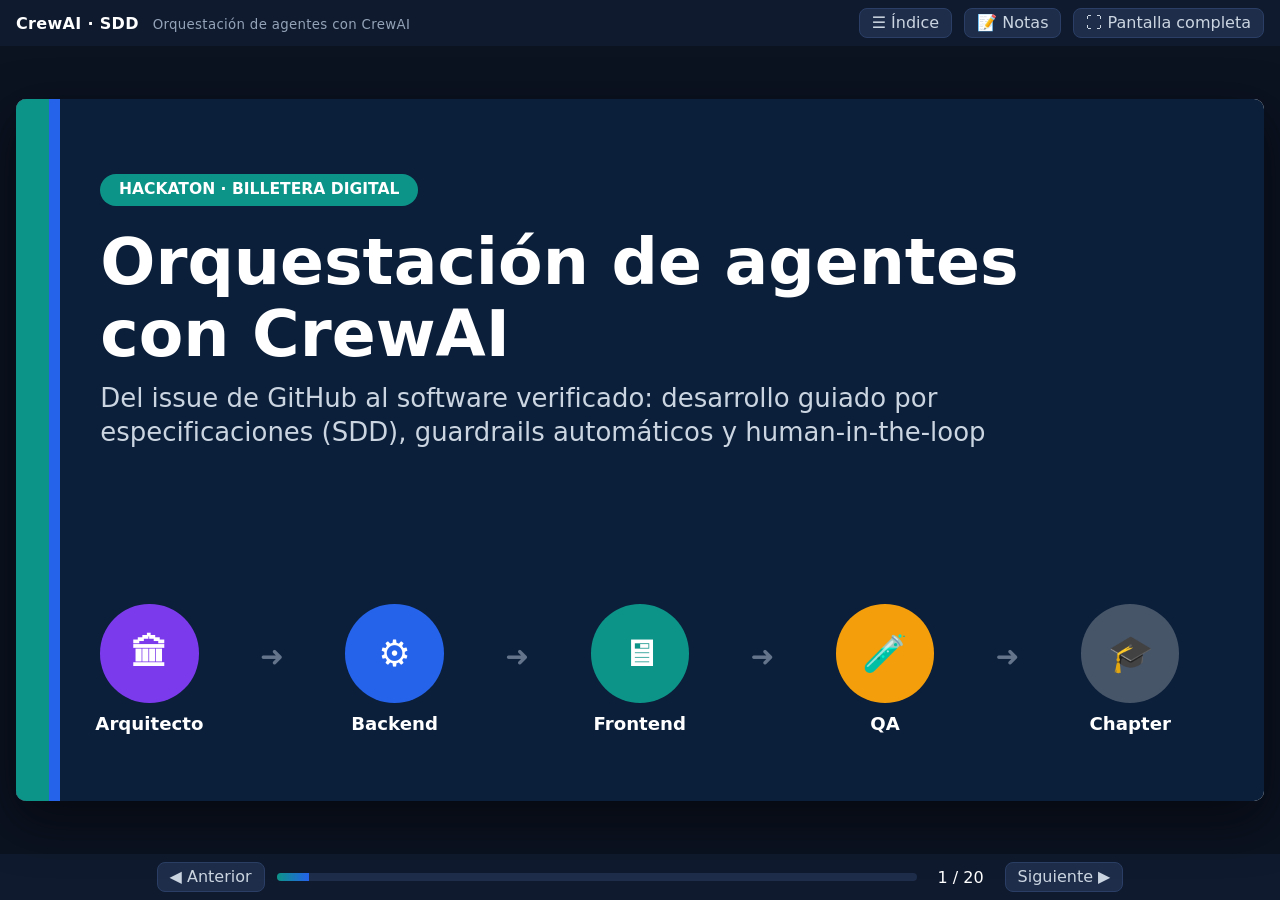
<file: presentacion/web/index.html>
<!doctype html>
<html lang="es">
<head>
  <meta charset="utf-8">
  <meta name="viewport" content="width=device-width, initial-scale=1, viewport-fit=cover">
  <meta name="description" content="Orquestación de agentes con CrewAI: SDD, guardrails y human-in-the-loop en el proyecto Billetera Digital.">
  <meta name="theme-color" content="#0b1f3a">
  <title>Orquestación de agentes con CrewAI</title>
  <link rel="stylesheet" href="styles.css">
</head>
<body>
<div class="app">
  <header class="topbar">
    <div class="brand">CrewAI · SDD <small id="brand-title"></small></div>
    <div class="spacer"></div>
    <button class="btn" id="btn-index" type="button" aria-pressed="false" title="Índice (O)">☰ <span>Índice</span></button>
    <button class="btn" id="btn-notes" type="button" aria-pressed="false" title="Notas del orador (N)">📝 <span>Notas</span></button>
    <button class="btn" id="btn-fs" type="button" aria-pressed="false" title="Pantalla completa (F)">⛶ <span>Pantalla completa</span></button>
  </header>

  <main class="stage-wrap">
    <div class="stage" id="stage" aria-live="polite">

<!-- 1 ───────── Portada -->
<section class="slide dark" id="s1" data-title="Orquestación de agentes con CrewAI" data-trans="fade" data-step=".45">
  <div class="cover">
    <span class="pill lg" style="--c:var(--teal)">HACKATON · BILLETERA DIGITAL</span>
    <h1>Orquestación de agentes<br>con CrewAI</h1>
    <p>Del issue de GitHub al software verificado: desarrollo guiado por especificaciones (SDD), guardrails automáticos y human-in-the-loop</p>
    <div class="chain">
      <div class="it purple" data-a><div class="orb">🏛</div>Arquitecto</div><span class="arr" data-a>➜</span>
      <div class="it blue" data-a><div class="orb">⚙</div>Backend</div><span class="arr" data-a>➜</span>
      <div class="it teal" data-a><div class="orb">🖥</div>Frontend</div><span class="arr" data-a>➜</span>
      <div class="it amber" data-a><div class="orb">🧪</div>QA</div><span class="arr" data-a>➜</span>
      <div class="it slate" data-a><div class="orb">🎓</div>Chapter</div>
    </div>
  </div>
  <div class="notes-src">Presentamos cómo construimos un flujo multiagente con CrewAI que convierte un issue de GitHub Projects en diseño, backend, frontend, pruebas y una revisión final. La idea central: el LLM propone, las reglas validan (guardrails) y las personas deciden (human-in-the-loop).</div>
</section>

<!-- 2 ───────── Visión -->
<section class="slide" id="s2" data-title="¿Qué construimos?" data-trans="push" data-step=".4">
  <header class="head"><h2>¿Qué construimos?</h2><p>Un equipo de agentes de IA que trabaja como un equipo de software: con roles, entregables y controles</p></header>
  <span class="tag pill">VISIÓN</span>
  <div class="body">
    <div class="g vision">
      <div class="big">
        <h3 style="color:var(--red)">El reto</h3>
        <ul class="list r">
          <li>Un LLM genera rápido, pero puede inventar endpoints, romper la sintaxis o dar por bueno lo que nunca ejecutó.</li>
          <li>Sin control, cada agente parte de supuestos distintos y el resultado no es trazable.</li>
        </ul>
        <h3 style="color:var(--green);margin-top:1.4em">Nuestra respuesta</h3>
        <ul class="list g">
          <li>Orquestación determinista: main.py decide el orden y el contexto de cada agente.</li>
          <li>Guardrails: reglas en Python validan cada salida y obligan al agente a corregirse.</li>
          <li>Human-in-the-loop: las decisiones críticas las toma una persona.</li>
        </ul>
      </div>
      <div class="kpis">
        <div class="kpi purple" data-a><div><b>5</b><span>agentes en el flujo</span></div></div>
        <div class="kpi blue" data-a><div><b>5</b><span>guardrails, uno por agente</span></div></div>
        <div class="kpi amber" data-a><div><b>5</b><span>decisiones humanas</span></div></div>
        <div class="kpi teal" data-a><div><b>1</b><span>log común: consola + archivo</span></div></div>
      </div>
    </div>
  </div>
  <footer class="foot"><span>CrewAI · SDD · Billetera Digital</span><span>2</span></footer>
  <div class="notes-src">Las cifras son las del main.py actual: Arquitecto, Backend, Frontend, QA y Chapter; cada uno con su guardrail; cinco decisiones humanas (elegir issue, aprobar Arquitecto, aprobar Backend, confirmar la ejecución de QA y aprobar sus resultados); y un único log que sale por consola y se guarda en output/ejecucion.log.</div>
</section>

<!-- 3 ───────── Flujo completo -->
<section class="slide" id="s3" data-title="El flujo completo de la orquestación" data-trans="fade" data-step=".3">
  <header class="head"><h2>El flujo completo de la orquestación</h2><p>De izquierda a derecha: cada agente recibe solo los artefactos aprobados del anterior</p></header>
  <span class="tag pill">ORQUESTACIÓN</span>
  <div class="body">
    <div class="pipe">
      <div class="col gray" data-a><span class="pill amber">👤 Eliges proyecto e issue</span><div class="box node"><span class="ico">📋</span>MCP<br>Proyectos</div><div class="art">feature: título, descripción y criterios</div><span class="pill light">sin guardrail</span></div>
      <div class="col purple" data-a><span class="pill amber">👤 Aprueba [s/r/n]</span><div class="box node"><span class="ico">🏛</span>Arquitecto</div><div class="art">architecture.mmd<br>sequence.mmd<br>openapi.yaml · informe</div><span class="pill green">🛡 Mermaid + OpenAPI</span></div>
      <div class="col blue" data-a><span class="pill amber">👤 Aprueba (máx. 3)</span><div class="box node"><span class="ico">⚙</span>Backend</div><div class="art">Proyecto FastAPI completo: app/, tests/, README</div><span class="pill green">🛡 Estructura + arranque</span></div>
      <div class="col teal" data-a><span class="pill gray">sin pausa humana</span><div class="box node"><span class="ico">🖥</span>Frontend</div><div class="art">App Angular que consume las rutas reales</div><span class="pill green">🛡 Rutas y proxy</span></div>
      <div class="col amber" data-a><span class="pill amber">👤 Confirma y aprueba</span><div class="box node"><span class="ico">🧪</span>QA</div><div class="art">Karate + Selenium ejecutados · testing.md</div><span class="pill green">🛡 Cobertura y selectores</span></div>
      <div class="col slate" data-a><span class="pill gray">sin pausa humana</span><div class="box node"><span class="ico">🎓</span>Chapter</div><div class="art">Veredicto final sobre los informes</div><span class="pill green">🛡 Salida válida</span></div>
    </div>
    <div class="legend" data-a><span class="pill amber lg">👤 decisión humana (HITL)</span><span class="pill green lg">🛡 guardrail automático</span><span>Si el guardrail rechaza, el agente reintenta solo; el humano ve la salida ya validada</span></div>
  </div>
  <footer class="foot"><span>CrewAI · SDD · Billetera Digital</span><span>3</span></footer>
  <div class="notes-src">Este es el mapa. Primero se obtiene el issue vía MCP. El Arquitecto produce los diagramas Mermaid y el contrato OpenAPI; un humano los aprueba. El Backend implementa el proyecto FastAPI completo; otro humano lo aprueba. El Frontend Angular consume las rutas realmente implementadas. QA ejecuta Karate y Selenium con los servicios levantados y un humano valida el resumen. Chapter emite el veredicto. Cada flecha transporta solo artefactos aprobados.</div>
</section>

<!-- 4 ───────── Stack -->
<section class="slide" id="s4" data-title="Todo lo que usa el agente" data-trans="fade" data-step=".18">
  <header class="head"><h2>Todo lo que usa el agente</h2><p>Tecnologías y estándares que hacen posible el flujo</p></header>
  <span class="tag pill">STACK</span>
  <div class="body">
    <div class="g g4">
      <div class="tech purple" data-a><div class="orb sm">🧩</div><h3>CrewAI 1.15</h3><p>Agent · Task · Crew · Process.sequential, guardrails y eventos</p></div>
      <div class="tech blue" data-a><div class="orb sm">🤖</div><h3>GitHub Copilot SDK</h3><p>LLM vía adaptador CopilotLLM, con streaming de tokens</p></div>
      <div class="tech gray" data-a><div class="orb sm">🔌</div><h3>MCP Proyectos</h3><p>Lee proyectos, backlog e issues de GitHub Projects</p></div>
      <div class="tech pink" data-a><div class="orb sm">📐</div><h3>Mermaid</h3><p>Diagramas de arquitectura y de secuencia validados</p></div>
      <div class="tech green" data-a><div class="orb sm">📜</div><h3>OpenAPI 3</h3><p>Contrato del API: la fuente de verdad del diseño</p></div>
      <div class="tech teal" data-a><div class="orb sm">⚡</div><h3>FastAPI + Pydantic</h3><p>Backend Python con modelos, routers y servicios</p></div>
      <div class="tech red" data-a><div class="orb sm">🅰</div><h3>Angular</h3><p>Frontend standalone con HttpClient y proxy de desarrollo</p></div>
      <div class="tech amber" data-a><div class="orb sm">🥋</div><h3>Karate 1.5</h3><p>Pruebas de API sobre las rutas reales</p></div>
      <div class="tech green" data-a><div class="orb sm">🌐</div><h3>Selenium + pytest</h3><p>Pruebas de interfaz en Chrome headless</p></div>
      <div class="tech purple" data-a><div class="orb sm">🛡</div><h3>Guardrails en Python</h3><p>ast, yaml, json y reglas propias de dominio</p></div>
      <div class="tech blue" data-a><div class="orb sm">📡</div><h3>Logging y eventos</h3><p>Streaming en vivo; consola y output/ejecucion.log</p></div>
      <div class="tech slate" data-a><div class="orb sm">🚀</div><h3>venv · npm · uvicorn</h3><p>Se levantan los servicios generados para probarlos</p></div>
    </div>
  </div>
  <footer class="foot"><span>CrewAI · SDD · Billetera Digital</span><span>4</span></footer>
  <div class="notes-src">Resumen de piezas. CrewAI orquesta; el LLM es el de GitHub Copilot a través de un adaptador propio (CopilotLLM) que habilita streaming. MCP Proyectos da el issue. Mermaid y OpenAPI son los artefactos de diseño. FastAPI y Angular son el producto generado; Karate y Selenium lo verifican; todo queda registrado en un log.</div>
</section>

<!-- 5 ───────── Cómo orquesta CrewAI -->
<section class="slide" id="s5" data-title="Cómo orquesta CrewAI" data-trans="push" data-step=".35">
  <header class="head"><h2>Cómo orquesta CrewAI</h2><p>main.py es el director de orquesta: un Crew por agente, con contexto y reglas explícitas</p></header>
  <span class="tag pill">ORQUESTACIÓN</span>
  <div class="body">
    <div class="g grid-5">
      <div class="stack">
        <div class="concept purple" data-a><div class="box">Agent</div><span class="d">rol, objetivo, backstory y LLM</span></div><div class="dn" data-a>↓</div>
        <div class="concept blue" data-a><div class="box">Task</div><span class="d">descripción + contexto + guardrail</span></div><div class="dn" data-a>↓</div>
        <div class="concept teal" data-a><div class="box">Crew</div><span class="d">ejecuta el agente con la tarea</span></div><div class="dn" data-a>↓</div>
        <div class="concept amber" data-a><div class="box">kickoff()</div><span class="d">streaming de la respuesta</span></div>
        <p class="muted" style="font-size:calc(var(--pt)*11.5);margin:0">Process.sequential: cada paso espera al anterior. El contexto se inyecta como texto en la descripción de la tarea.</p>
      </div>
      <div class="codes">
        <pre class="code" data-a><span class="c"># main.py · execute(): un Crew por agente</span>
crew = Crew(agents=[agent], tasks=[task],
            process=Process.sequential,
            verbose=False, stream=True)
streaming = crew.kickoff()
for chunk in streaming:        <span class="c"># texto en vivo</span>
    print(chunk.content, end="", flush=True)
result = streaming.result</pre>
        <pre class="code" data-a><span class="c"># make_task(): contexto + guardrail con reintentos</span>
task = module.build_task(feature)
task.description += context
task.guardrail = _logged_guardrail(guardrail)
task.guardrail_max_retries = N</pre>
      </div>
    </div>
  </div>
  <footer class="foot"><span>CrewAI · SDD · Billetera Digital</span><span>5</span></footer>
  <div class="notes-src">En vez de dejar que CrewAI decida el orden, main.py ejecuta un Crew por agente. Así controlamos exactamente qué artefactos recibe cada uno, insertamos aprobaciones humanas entre pasos y registramos todo. La función make_task adjunta el guardrail y el número de reintentos; execute() usa stream=True para ver la respuesta en vivo.</div>
</section>

<!-- 6 ───────── Entrada MCP -->
<section class="slide" id="s6" data-title="Entrada: el issue llega por MCP Proyectos" data-trans="fade" data-step=".3">
  <header class="head"><h2>Entrada: el issue llega por MCP Proyectos</h2><p>El humano elige qué trabajar; el agente no adivina el requerimiento</p></header>
  <span class="tag pill">ENTRADA</span>
  <div class="body">
    <div class="flow">
      <div class="step gray" data-a><div class="hd"><span class="orb sm">1</span></div><code>list_tools()</code><p>Autentica y carga las herramientas del servidor MCP</p></div><span class="arr" data-a>➜</span>
      <div class="step blue" data-a><div class="hd"><span class="orb sm">2</span></div><code>list_projects()</code><p>Proyectos de GitHub Projects disponibles</p></div><span class="arr" data-a>➜</span>
      <div class="step teal" data-a><div class="hd"><span class="orb sm">3</span></div><code>list_project_items()</code><p>Backlog del proyecto elegido</p></div><span class="arr" data-a>➜</span>
      <div class="step purple" data-a><div class="hd"><span class="orb sm">4</span></div><code>get_feature_from_item()</code><p>Issue completo con sus criterios</p></div>
    </div>
    <div class="g g2 grow">
      <div class="note amber" data-a><h4>👤 Human-in-the-loop #1</h4>
        <ul class="list" style="--c:var(--amber);font-size:inherit"><li>Si hay varios proyectos o items, el usuario selecciona por número.</li><li>Entradas inválidas se rechazan y se vuelve a preguntar.</li><li>Cada decisión queda registrada en el log.</li></ul></div>
      <pre class="code" data-a><span class="c"># feature: el contrato de entrada del flujo</span>
{
  "title": "HU 01 - Onboarding ...",
  "description": "...",
  "acceptance_criteria": ["CA-01 ..."]
}
<span class="c"># JSON-RPC sobre HTTP (streamable) con MCP</span></pre>
    </div>
  </div>
  <footer class="foot"><span>CrewAI · SDD · Billetera Digital</span><span>6</span></footer>
  <div class="notes-src">mcp_projects.py implementa el cliente MCP (JSON-RPC sobre HTTP con SSE). Primero se listan los proyectos, luego el backlog y se carga el issue elegido con get_feature_from_item. Ese diccionario 'feature' es la entrada de todos los agentes.</div>
</section>

<!-- 7 ───────── Agentes -->
<section class="slide" id="s7" data-title="Los agentes que participan" data-trans="push" data-step=".35">
  <header class="head"><h2>Los agentes que participan</h2><p>Cada agente = un rol, un objetivo, un entregable concreto y un guardrail propio</p></header>
  <span class="tag pill">AGENTES</span>
  <div class="body">
    <div class="g g5">
      <div class="card purple" data-a><h3>🏛 Arquitecto</h3><ul><li>Diagramas Mermaid (arquitectura y secuencia)</li><li>Contrato OpenAPI 3 del API local</li><li>Informe con trazabilidad a los criterios</li></ul></div>
      <div class="card blue" data-a><h3>⚙ Backend</h3><ul><li>Proyecto FastAPI completo y ejecutable</li><li>Routers, servicios, repositorios, clientes</li><li>Pruebas pytest, README y .env.example</li></ul></div>
      <div class="card teal" data-a><h3>🖥 Frontend</h3><ul><li>App Angular standalone</li><li>Servicio HttpClient sobre las rutas reales</li><li>Proxy de desarrollo hacia :8000</li></ul></div>
      <div class="card amber" data-a><h3>🧪 QA</h3><ul><li>Pruebas Karate (API)</li><li>Pruebas Selenium (interfaz web)</li><li>Informe ejecutivo con resultados reales</li></ul></div>
      <div class="card slate" data-a><h3>🎓 Chapter</h3><ul><li>Revisor final de todas las entregas</li><li>Contrasta requisitos vs informes</li><li>Veredicto y correcciones verificables</li></ul></div>
    </div>
    <div class="note light" data-a><h4 style="color:var(--navy)">Perfiles adicionales listos en el repositorio</h4>Datos y persistencia · Revisor de seguridad · Product Owner (activables en crew/workflow.py con CREWAI_INCLUDE_DATA y en el flujo de referencia main copy.py). El flujo actual de main.py usa los cinco agentes de arriba.</div>
  </div>
  <footer class="foot"><span>CrewAI · SDD · Billetera Digital</span><span>7</span></footer>
  <div class="notes-src">Los cinco agentes del flujo actual. Cada módulo en agents/ define el Agent (rol, objetivo, backstory), las instrucciones, build_task() y —los cuatro primeros— su guardrail. En el repositorio existen además perfiles de Datos, Seguridad y Product Owner que se pueden activar.</div>
</section>

<!-- 8 ───────── Arquitecto -->
<section class="slide" id="s8" data-title="Arquitecto: diseño antes de código" data-trans="fade" data-step=".35">
  <header class="head"><h2>Arquitecto: diseño antes de código</h2><p>Convierte el issue en artefactos de diseño verificables (SDD)</p></header>
  <span class="tag pill">AGENTE 1</span>
  <div class="body">
    <div class="g grid-8">
      <div class="stack">
        <h3 style="margin:0;font-size:calc(var(--pt)*16);color:var(--navy)">Salida estructurada por marcadores</h3>
        <div class="marker purple" data-a><div class="box">&lt;&lt;&lt;ARQUITECTURA&gt;&gt;&gt;</div><span>Mermaid flowchart</span></div>
        <div class="marker blue" data-a><div class="box">&lt;&lt;&lt;SECUENCIA&gt;&gt;&gt;</div><span>Mermaid sequenceDiagram</span></div>
        <div class="marker green" data-a><div class="box">&lt;&lt;&lt;OPENAPI&gt;&gt;&gt;</div><span>Contrato OpenAPI 3 (YAML)</span></div>
        <div class="marker amber" data-a><div class="box">&lt;&lt;&lt;INFORME&gt;&gt;&gt;</div><span>Trazabilidad y supuestos</span></div>
        <div class="row" data-a><span class="pill green lg">Hasta 50 reintentos</span><span class="pill amber lg">👤 Aprobación sin límite</span></div>
        <span class="muted" style="font-size:calc(var(--pt)*12)">Aprobado → se guardan architecture.mmd, sequence.mmd y openapi.yaml</span>
      </div>
      <div class="stack">
        <div class="card outline green" data-a><h3>🛡 Guardrail del Arquitecto</h3><ul><li>Las 4 secciones presentes y bien marcadas</li><li>Mermaid válido: tipo de diagrama, corchetes y comillas, subgraph/alt con 'end', mensajes 'A-&gt;&gt;B: texto'</li><li>Etiquetas con paréntesis entre comillas</li><li>OpenAPI con la clave openapi:</li></ul></div>
        <pre class="code grow" data-a><span class="c"># ✗ rechazado → el agente corrige solo</span>
flowchart TD
  A[Servicio (externo)] --> B

<span class="c"># ✓ aceptado</span>
flowchart TD
  A["Servicio (externo)"] --> B</pre>
      </div>
    </div>
  </div>
  <footer class="foot"><span>CrewAI · SDD · Billetera Digital</span><span>8</span></footer>
  <div class="notes-src">El Arquitecto es el primer agente y el más importante en SDD: lo que apruebe aquí será la especificación que implementan los demás. Su guardrail valida las secciones, que los diagramas Mermaid tengan sintaxis correcta (sin necesitar mermaid-cli) y que el YAML sea un OpenAPI. Si falla, el agente recibe el error exacto y reintenta.</div>
</section>

<!-- 9 ───────── Backend -->
<section class="slide" id="s9" data-title="Backend: el proyecto completo, no fragmentos" data-trans="push" data-step=".45">
  <header class="head"><h2>Backend: el proyecto completo, no fragmentos</h2><p>Recibe architecture.mmd, sequence.mmd y openapi.yaml y genera output/backend-python/api</p></header>
  <span class="tag pill">AGENTE 2</span>
  <div class="body">
    <div class="g grid-9">
      <pre class="code" data-a>output/backend-python/api/
├─ app/
│  ├─ main.py        <span class="c"># FastAPI()</span>
│  ├─ config.py      <span class="c"># variables de entorno</span>
│  ├─ errors.py
│  ├─ schemas/       <span class="c"># Pydantic</span>
│  ├─ routers/
│  ├─ services/
│  ├─ repositories/
│  └─ clients/       <span class="c"># httpx</span>
├─ tests/            <span class="c"># pytest</span>
├─ requirements.txt
├─ .env.example
├─ README.md
└─ Dockerfile</pre>
      <div class="stack">
        <div class="card outline green" data-a style="flex:1"><h3>🛡 Guardrail del Backend</h3>
          <ul class="list" style="--c:var(--green)"><li>Estructura y archivos obligatorios</li><li>Sintaxis Python (ast) e imports locales existentes</li><li>requirements.txt declara lo que se importa</li><li>Prohibido eval, exec, subprocess, pickle y secretos</li><li>Sin TODO ni NotImplementedError</li><li style="--c:var(--blue)">Arranque real: import app.main + app.openapi()</li><li style="--c:var(--blue)">Cubre todos los endpoints del OpenAPI aprobado</li></ul></div>
        <div class="note blue" data-a>La prueba de arranque ejecuta el proyecto en una carpeta temporal con entorno sin secretos y compara las rutas reales con el contrato. 👤 Aprobación humana (máx. 3 intentos).</div>
      </div>
    </div>
  </div>
  <footer class="foot"><span>CrewAI · SDD · Billetera Digital</span><span>9</span></footer>
  <div class="notes-src">El Backend entrega un proyecto completo y ejecutable. Su guardrail es el más exigente: además de validar sintaxis e imports, arranca la aplicación de verdad (import app.main y app.openapi()) y verifica que se implementen todas las rutas del contrato. Después, el humano aprueba con un máximo de tres intentos. Los archivos se escriben con un manifiesto que solo borra lo que se generó antes, nunca archivos tuyos.</div>
</section>

<!-- 10 ──────── Frontend -->
<section class="slide" id="s10" data-title="Frontend: consume el API real del Backend" data-trans="fade" data-step=".35">
  <header class="head"><h2>Frontend: consume el API real del Backend</h2><p>Angular standalone en output/frontend-angular/web</p></header>
  <span class="tag pill">AGENTE 3</span>
  <div class="body">
    <div class="flow3">
      <div class="box teal" data-a>🅰 Angular<small>localhost:4200</small></div><span class="arr" data-a>➜</span>
      <div class="box gray" data-a>↔ proxy<small>proxy.conf.json</small></div><span class="arr" data-a>➜</span>
      <div class="box blue" data-a>⚡ FastAPI<small>localhost:8000</small></div>
      <div class="note amber" data-a>Sin CORS: el proxy evita configurar el Backend</div>
    </div>
    <div class="g g2 grow">
      <div class="card outline gray" data-a style="--c:var(--line)"><h3 style="color:var(--navy)">Qué recibe</h3><ul class="list" style="--c:var(--teal)"><li>architecture.mmd y sequence.mmd aprobados</li><li>La lista exacta de rutas expuestas por el Backend, obtenida arrancándolo (método + path con prefijo)</li><li>El contrato OpenAPI y el código Python del Backend</li><li>Consume únicamente esas rutas: nada inventado, nada externo</li></ul></div>
      <div class="card outline green" data-a><h3>🛡 Guardrail del Frontend</h3><ul class="list" style="--c:var(--teal)"><li>Archivos Angular obligatorios y JSON válido</li><li>Sintaxis TypeScript balanceada y HTML bien cerrado</li><li>Cada llamada HttpClient existe en el Backend con su método correcto</li><li>Todas las rutas del contrato están consumidas; el proxy cubre el prefijo</li><li>Sin innerHTML, eval ni secretos</li></ul></div>
    </div>
  </div>
  <footer class="foot"><span>CrewAI · SDD · Billetera Digital</span><span>10</span></footer>
  <div class="notes-src">Para que el Frontend no invente endpoints, se le entrega la lista real de rutas que el Backend expone al arrancar. El guardrail comprueba que cada llamada HttpClient exista con el método correcto y que todas las rutas del contrato estén consumidas. El proxy de desarrollo evita tener que habilitar CORS en el Backend.</div>
</section>

<!-- 11 ──────── QA -->
<section class="slide" id="s11" data-title="QA: las pruebas se ejecutan de verdad" data-trans="push" data-step=".4">
  <header class="head"><h2>QA: las pruebas se ejecutan de verdad</h2><p>Karate valida la API y Selenium la interfaz, contra los servicios levantados</p></header>
  <span class="tag pill">AGENTE 4</span>
  <div class="body">
    <div class="g g3">
      <div class="card amber" data-a><h3>🥋 Karate · API</h3><ul><li>Un Scenario por caso: method + status</li><li>Cubre cada ruta real del Backend</li><li>karate-config.js con baseUrl</li><li>Solo URLs localhost</li></ul></div>
      <div class="card green" data-a><h3>🌐 Selenium · Web</h3><ul><li>pytest + Chrome headless</li><li>Esperas explícitas (WebDriverWait)</li><li>Selectores que existen en el Frontend</li><li>Captura de pantalla al fallar</li></ul></div>
      <div class="card green" data-a><h3>🛡 Guardrail QA</h3><ul><li>Estructura karate/ y selenium/</li><li>Rutas del Backend cubiertas</li><li>Selector inventado → rechazado</li><li>Sin eval, subprocess ni secretos</li></ul></div>
    </div>
    <div class="note light grow" data-a style="font-size:calc(var(--pt)*13)"><h4 style="color:var(--navy)">Lo que hace distinto a este QA: separa quién diseña de quién mide</h4>
      <ul class="list" style="--c:var(--teal);font-size:inherit"><li>El agente solo diseña las pruebas; qa_runner.py levanta Backend y Frontend, ejecuta Karate y Selenium y mide.</li><li>El informe lo compila Python con la salida real de las herramientas: si algo no corrió, figura como NO EJECUTADO con su motivo.</li><li>Al terminar apaga los servicios y libera los puertos, incluso si algo falla.</li></ul></div>
  </div>
  <footer class="foot"><span>CrewAI · SDD · Billetera Digital</span><span>11</span></footer>
  <div class="notes-src">Un LLM no debería 'declarar' que las pruebas pasaron. Aquí el agente escribe las pruebas, pero quien las ejecuta y mide es código determinista (qa_runner.py). El informe testing.md sale de resultados reales. Verificamos este flujo de punta a punta con el Backend FastAPI y la app Angular reales: Karate y Selenium pasaron.</div>
</section>

<!-- 12 ──────── Guardrails: resumen -->
<section class="slide" id="s12" data-title="Guardrails: validar antes de aceptar" data-trans="fade" data-step=".3">
  <header class="head"><h2>Guardrails: validar antes de aceptar</h2><p>Una función por agente que decide (True / False + feedback). Si es False, el agente reintenta con ese feedback</p></header>
  <span class="tag pill">GUARDRAILS</span>
  <div class="body">
    <div class="tbl">
      <div class="tr th" data-a><div>Agente</div><div>Qué valida</div><div>Reintentos</div></div>
      <div class="tr purple" data-a><div>🏛 Arquitecto</div><div>Secciones, Mermaid válido (tipo, balance, subgraph/end) y OpenAPI</div><div>hasta 50</div></div>
      <div class="tr blue" data-a><div>⚙ Backend</div><div>Estructura, sintaxis, imports, requirements, seguridad, arranque real y endpoints del contrato</div><div>hasta 10</div></div>
      <div class="tr teal" data-a><div>🖥 Frontend</div><div>Archivos Angular, TS/HTML, llamadas HttpClient reales, proxy y cobertura de rutas</div><div>hasta 10</div></div>
      <div class="tr amber" data-a><div>🧪 QA</div><div>Estructura Karate/Selenium, cobertura de rutas, selectores reales y sin URLs externas</div><div>hasta 10</div></div>
      <div class="tr slate" data-a><div>🎓 Chapter</div><div>Salida con contenido suficiente y sin secretos (guardrail genérico)</div><div>3 (CrewAI)</div></div>
    </div>
  </div>
  <footer class="foot"><span>CrewAI · SDD · Billetera Digital</span><span>12</span></footer>
  <div class="notes-src">Los guardrails de CrewAI reciben la salida de la tarea y devuelven (True, salida) o (False, mensaje). Si es False, CrewAI vuelve a pedir al agente incluyendo el mensaje. Cada rechazo y aprobación se escribe en el log con la etiqueta [GUARDRAIL]. Los topes de reintentos son configurables en main.py y en cada agente.</div>
</section>

<!-- 13 ──────── Ciclo de autocorrección -->
<section class="slide" id="s13" data-title="Guardrails en acción: el ciclo de autocorrección" data-trans="push" data-step=".4">
  <header class="head"><h2>Guardrails en acción: el ciclo de autocorrección</h2><p>El feedback es concreto, así el agente sabe exactamente qué arreglar</p></header>
  <span class="tag pill">GUARDRAILS</span>
  <div class="body">
    <div class="loop">
      <div class="box blue" data-a>🤖 Agente<small>genera la salida</small></div><span class="arr" data-a>➜</span>
      <div class="box" style="--c:var(--navy)" data-a>🛡 Guardrail<small>valida con reglas</small></div><span class="arr" data-a>➜</span>
      <div class="res" data-a><div class="box green">✓ Aprobada<small>pasa al siguiente paso</small></div><div class="box red">✗ Rechazada<small>con feedback exacto</small></div></div>
      <div class="back" data-a><span>↺ reintento con el feedback (hasta el tope)</span></div>
    </div>
    <div class="g grid-13 grow" style="margin-top:calc(var(--u)*3)">
      <pre class="code" data-a><span class="c"># Rechazo real del guardrail del Backend</span>
Proyecto backend inválido. Corrige y vuelve a
entregar el proyecto COMPLETO:
- requirements.txt no declara 'httpx'
- faltan endpoints del contrato: GET /accounts/{}</pre>
      <pre class="code" data-a><span class="c"># Y queda en el log</span>
14:21:03 [WARNING] [GUARDRAIL] validate_backend_output
          RECHAZÓ la salida: faltan endpoints...
14:23:41 [INFO] [GUARDRAIL] validate_backend_output: OK</pre>
    </div>
  </div>
  <footer class="foot"><span>CrewAI · SDD · Billetera Digital</span><span>13</span></footer>
  <div class="notes-src">Este es el mecanismo de autocorrección. El agente genera, el guardrail valida; si rechaza, el mensaje de error (por ejemplo 'faltan endpoints del contrato' o 'requirements.txt no declara httpx') vuelve al agente como feedback y reintenta. Todo queda en el log. Los ejemplos de mensajes son ilustrativos del formato real que emite el guardrail.</div>
</section>

<!-- 14 ──────── HITL: cinco decisiones -->
<section class="slide" id="s14" data-title="Human-in-the-loop: cinco decisiones humanas" data-trans="fade" data-step=".35">
  <header class="head"><h2>Human-in-the-loop: cinco decisiones humanas</h2><p>Las personas deciden en los puntos donde un error sale caro</p></header>
  <span class="tag pill">HITL</span>
  <div class="body">
    <div class="tl">
      <div class="it gray" data-a><span class="orb sm">1</span><div class="box2"><b>Elegir proyecto e issue</b><span>Por número, con validación de entrada</span></div></div>
      <div class="it purple" data-a><span class="orb sm">2</span><div class="box2"><b>Aprobar el Arquitecto</b><span>[s] aprobar · [r] reintentar con feedback · [n] abortar — sin límite de intentos</span></div></div>
      <div class="it blue" data-a><span class="orb sm">3</span><div class="box2"><b>Aprobar el Backend</b><span>[s] [r] [n] — máximo 3 intentos; después se cierra el ciclo</span></div></div>
      <div class="it amber" data-a><span class="orb sm">4</span><div class="box2"><b>Confirmar levantar servicios (QA)</b><span>[s] levantar y ejecutar · [n] omitir: queda NO EJECUTADO</span></div></div>
      <div class="it amber" data-a><span class="orb sm">5</span><div class="box2"><b>Aprobar resultados de QA</b><span>[s] aprobar · [r] regenerar pruebas · [x] reejecutar · [n] abortar</span></div></div>
    </div>
    <p class="muted" data-a style="margin:0;font-size:calc(var(--pt)*13)">Todas las respuestas se registran en el log: quién decidió qué y cuándo.</p>
  </div>
  <footer class="foot"><span>CrewAI · SDD · Billetera Digital</span><span>14</span></footer>
  <div class="notes-src">El humano no revisa código línea por línea: ve la salida ya validada por el guardrail y decide. Si elige 'r' da feedback en texto libre y el agente lo recibe como corrección. En el Arquitecto no hay límite porque es la especificación; en el Backend hay máximo de tres intentos. QA tiene dos pausas: antes de ejecutar (porque se instalan dependencias y se ejecuta código generado) y antes de publicar reportes.</div>
</section>

<!-- 15 ──────── HITL en QA -->
<section class="slide" id="s15" data-title="HITL en QA: cuatro pasos con una pausa obligatoria" data-trans="push" data-step=".4">
  <header class="head"><h2>HITL en QA: cuatro pasos con una pausa obligatoria</h2><p>Primero se ejecuta, luego un humano valida, y solo entonces se escriben los reportes</p></header>
  <span class="tag pill">HITL</span>
  <div class="body">
    <div class="flow">
      <div class="step blue" data-a><div class="hd"><span class="orb sm">1</span>Levantar servicios</div><ul class="list"><li>Backend :8000</li><li>Frontend :4200</li><li>Comprobación de salud</li></ul></div><span class="arr" data-a>➜</span>
      <div class="step teal" data-a><div class="hd"><span class="orb sm">2</span>Ejecutar pruebas</div><ul class="list"><li>Karate (API)</li><li>Selenium (web)</li><li>Resultados medidos</li></ul></div><span class="arr" data-a>➜</span>
      <div class="step red" data-a style="border-width:calc(var(--u)*.35)"><div class="hd"><span class="orb sm">3</span>⛔ Pausa humana</div><ul class="list"><li>Resumen en consola</li><li>s · r · x · n</li></ul></div><span class="arr" data-a>➜</span>
      <div class="step green" data-a><div class="hd"><span class="orb sm">4</span>Generar reportes</div><ul class="list"><li>output/qa/karate</li><li>output/qa/selenium</li><li>informes/testing.md</li></ul></div>
    </div>
    <div class="g grid-15 grow">
      <pre class="code" data-a>===== QA · Paso 3: resumen preliminar =====
Servicios:
  OK Backend  http://localhost:8000: HTTP 200
  OK Frontend http://localhost:4200: HTTP 200
Pruebas:
  Karate    API  PASSED   1/1 pasadas, 4.3s
  Selenium  Web  PASSED   1/1 pasadas, 6.7s
Resultado global: APROBADO</pre>
      <div class="note amber" data-a><p style="margin:0 0 .6em">Ejemplo del resumen que ve la persona antes de aprobar (salida de una ejecución real de prueba).</p>
        <ul class="list" style="--c:var(--amber);font-size:inherit"><li>[r] regenera las pruebas con los fallos como feedback</li><li>[x] reejecuta sin cambios</li><li>[n] aborta sin escribir reportes</li></ul></div>
    </div>
  </div>
  <footer class="foot"><span>CrewAI · SDD · Billetera Digital</span><span>15</span></footer>
  <div class="notes-src">El flujo que se pidió para QA: levantar servicios y confirmar que responden; ejecutar Karate y Selenium; pausar y mostrar un resumen preliminar; y solo tras la aprobación generar output/qa/ y el informe ejecutivo. Si el humano pide regenerar, los fallos observados se envían al agente como feedback.</div>
</section>

<!-- 16 ──────── Observabilidad -->
<section class="slide" id="s16" data-title="Observabilidad: ver qué está haciendo el agente" data-trans="fade" data-step=".45">
  <header class="head"><h2>Observabilidad: ver qué está haciendo el agente</h2><p>Streaming en vivo, eventos de CrewAI y un único log en consola y archivo</p></header>
  <span class="tag pill">OBSERVABILIDAD</span>
  <div class="body">
    <div class="g grid-16">
      <div class="stack">
        <div class="card blue" data-a><h3>📡 Streaming en vivo</h3><ul><li>Copilot SDK con streaming=True</li><li>Texto del modelo token a token</li><li>Latido cada 15 s mientras razona</li><li>Primer token, uso y fin de respuesta</li></ul></div>
        <div class="card green" data-a><h3>📜 Eventos y registro</h3><ul><li>Eventos de tarea, agente y herramienta de CrewAI</li><li>Etiquetas [LLM] [TOOL] [GUARDRAIL] [QA]</li><li>stdout y stderr duplicados en output/ejecucion.log</li><li>Cada decisión humana queda registrada</li></ul></div>
      </div>
      <pre class="code" data-a><span class="c"># output/ejecucion.log (extracto)</span>
13:58:20 [INFO] Inicia Arquitecto
13:58:20 [INFO] [AGENTE] Agente en ejecución: Arquitecto
13:58:21 [INFO] [LLM] Solicitud enviada a claude-sonnet-5.5
13:58:36 [INFO] [LLM] Sigue en curso (15s, razonando)
13:58:41 [INFO] [LLM] Primer token recibido a los 21.0s
13:59:50 [INFO] [LLM] Respuesta completa: 46675 car.
14:01:35 [INFO] [GUARDRAIL] validate_output: OK
14:02:58 [INFO] Decisión humana: 's'
14:03:10 [INFO] Guardado: output/arquitectura/openapi.yaml

<span class="c"># Servicios QA</span>
16:21:11 [INFO] [QA] Backend OPERATIVO: HTTP 200
16:21:31 [INFO] [QA] Deteniendo backend</pre>
    </div>
  </div>
  <footer class="foot"><span>CrewAI · SDD · Billetera Digital</span><span>16</span></footer>
  <div class="notes-src">Para no esperar a ciegas minutos con la pantalla quieta, el adaptador del LLM usa el streaming del SDK de Copilot y emite eventos: inicio, razonamiento, texto, uso y fin, además de un latido cada 15 segundos. main.py los convierte en líneas de log y duplica la consola en output/ejecucion.log. El extracto es ilustrativo del formato real del log.</div>
</section>

<!-- 17 ──────── Riesgos -->
<section class="slide" id="s17" data-title="Control de riesgos incorporado" data-trans="push" data-step=".3">
  <header class="head"><h2>Control de riesgos incorporado</h2><p>Un agente que ejecuta código necesita límites claros</p></header>
  <span class="tag pill">SEGURIDAD</span>
  <div class="body">
    <div class="g g3">
      <div class="risk red" data-a><div class="orb sm">🔑</div><h3>Sin secretos</h3><p>Guardrails rechazan tokens y claves; el entorno de ejecución filtra variables TOKEN, SECRET, COPILOT…</p></div>
      <div class="risk blue" data-a><div class="orb sm">📁</div><h3>Rutas seguras</h3><p>Los archivos generados no pueden salir de su carpeta (sin '..', sin rutas absolutas)</p></div>
      <div class="risk amber" data-a><div class="orb sm">🚫</div><h3>Código prohibido</h3><p>eval, exec, subprocess, pickle, innerHTML y bypassSecurityTrust* se rechazan</p></div>
      <div class="risk green" data-a><div class="orb sm">🙋</div><h3>Ejecución con permiso</h3><p>Instalar dependencias y levantar servicios requiere tu confirmación explícita</p></div>
      <div class="risk teal" data-a><div class="orb sm">🧹</div><h3>Limpieza controlada</h3><p>Solo se detienen procesos propios del pipeline; nunca procesos ajenos</p></div>
      <div class="risk purple" data-a><div class="orb sm">📋</div><h3>Honestidad de resultados</h3><p>Lo que no se ejecutó se informa como NO EJECUTADO, no se inventa</p></div>
    </div>
  </div>
  <footer class="foot"><span>CrewAI · SDD · Billetera Digital</span><span>17</span></footer>
  <div class="notes-src">Seis controles que aplicamos. Los guardrails bloquean contenido peligroso; los procesos generados se ejecutan con un entorno sin credenciales y solo tras confirmación humana; los archivos se escriben bajo rutas validadas; y el informe nunca afirma lo que no se ejecutó.</div>
</section>

<!-- 18 ──────── Salidas -->
<section class="slide" id="s18" data-title="Qué produce cada ejecución" data-trans="fade" data-step=".4">
  <header class="head"><h2>Qué produce cada ejecución</h2><p>Todo queda en carpetas predecibles y ordenadas por agente</p></header>
  <span class="tag pill">RESULTADOS</span>
  <div class="body">
    <div class="g grid-18">
      <pre class="code" data-a>output/
├─ arquitectura/
│  ├─ architecture.mmd
│  ├─ sequence.mmd
│  └─ openapi.yaml
├─ backend-python/api/     <span class="c"># proyecto FastAPI</span>
├─ frontend-angular/web/   <span class="c"># app Angular</span>
├─ qa/
│  ├─ karate/   (features + reports/)
│  └─ selenium/ (tests + reports/)
└─ ejecucion.log
informes/
├─ architect.md · backend.md · frontend.md
├─ testing.md        <span class="c"># informe ejecutivo QA</span>
└─ chapter_review.md <span class="c"># veredicto final</span></pre>
      <div class="stack">
        <div class="card purple" data-a><h3>📐 Specification-Driven</h3><ul><li>El OpenAPI aprobado manda sobre el código</li><li>Backend, Frontend y QA se validan contra él</li><li>Mermaid documenta arquitectura y secuencia</li></ul></div>
        <div class="card green" data-a><h3>🔁 Trazable y reproducible</h3><ul><li>Cada artefacto tiene un autor (agente) y una aprobación</li><li>testing.md incluye los comandos para reproducir</li><li>El log reconstruye qué pasó y cuándo</li></ul></div>
      </div>
    </div>
  </div>
  <footer class="foot"><span>CrewAI · SDD · Billetera Digital</span><span>18</span></footer>
  <div class="notes-src">Estructura de carpetas generada. Los artefactos de diseño van a output/arquitectura; el código a backend-python y frontend-angular; las pruebas y sus reportes a output/qa; y los informes ejecutivos a informes/. La carpeta output/ está en .gitignore, así que no ensucia el repositorio.</div>
</section>

<!-- 19 ──────── Balance -->
<section class="slide" id="s19" data-title="Qué está verificado, qué falta y siguientes pasos" data-trans="push" data-step=".45">
  <header class="head"><h2>Qué está verificado, qué falta y siguientes pasos</h2><p>Con honestidad sobre el alcance actual</p></header>
  <span class="tag pill">BALANCE</span>
  <div class="body">
    <div class="g g3">
      <div class="card green" data-a><h3>✅ Verificado</h3><ul><li>Guardrails probados con casos válidos e inválidos (Mermaid, Backend, Frontend, QA)</li><li>QA de punta a punta con servicios reales: FastAPI + Angular, Karate y Selenium pasaron</li><li>Servicios se levantan, se prueban y se detienen limpiamente</li><li>Escritura segura de archivos con manifiesto</li></ul></div>
      <div class="card amber" data-a><h3>⚠ Límites actuales</h3><ul><li>El TypeScript se valida estructuralmente, no se compila</li><li>Los tests del Backend se exigen pero no se ejecutan</li><li>La cobertura de rutas en Karate se comprueba por texto</li><li>guard_input está definido pero aún no conectado al flujo</li><li>Un guardrail que agota reintentos detiene el flujo</li></ul></div>
      <div class="card blue" data-a><h3>🚀 Siguientes pasos</h3><ul><li>Adoptar OpenSpec para formalizar el SDD (proposal, design, tasks, specs)</li><li>Compilar Angular (ng build) y ejecutar pytest en el guardrail</li><li>Conectar la validación de entrada</li><li>Integrar en CI y publicar los reportes</li></ul></div>
    </div>
  </div>
  <footer class="foot"><span>CrewAI · SDD · Billetera Digital</span><span>19</span></footer>
  <div class="notes-src">Balance honesto. Lo verificado: los guardrails con pruebas y el flujo de QA con servicios reales. Límites: no compilamos Angular ni ejecutamos los tests del Backend dentro del guardrail; la cobertura de Karate es textual; y la validación de entrada existe pero no está conectada. Próximos pasos: OpenSpec, compilación y tests en el guardrail, y CI.</div>
</section>

<!-- 20 ──────── Cierre -->
<section class="slide dark" id="s20" data-title="Tres ideas para llevarse" data-trans="fade" data-step=".5">
  <div class="close">
    <h2>Tres ideas para llevarse</h2>
    <div class="idea purple" data-a><span class="orb">🎼</span><div><b>Orquestación determinista</b><span>main.py decide orden, contexto y aprobaciones; CrewAI ejecuta cada agente</span></div></div>
    <div class="idea green" data-a><span class="orb">🛡</span><div><b>Guardrails que enseñan</b><span>Reglas en Python validan y devuelven feedback exacto para autocorregirse</span></div></div>
    <div class="idea amber" data-a><span class="orb">👤</span><div><b>El humano decide</b><span>Cinco puntos de control con salida ya validada y todo registrado</span></div></div>
    <div class="q" data-a>¿Preguntas?</div>
  </div>
  <div class="notes-src">Cierre: tres mensajes. Orquestación determinista para controlar el proceso; guardrails que validan y enseñan al agente a corregirse; y personas que deciden en los puntos críticos. Abrir a preguntas.</div>
</section>

    </div>
  </main>

  <nav class="controls" aria-label="Navegación">
    <button class="btn" id="btn-prev" type="button" aria-label="Diapositiva anterior">◀ <span>Anterior</span></button>
    <div class="progress" role="progressbar" aria-label="Progreso de la presentación"><i></i></div>
    <span class="counter" id="counter">1 / 20</span>
    <button class="btn" id="btn-next" type="button" aria-label="Diapositiva siguiente"><span>Siguiente</span> ▶</button>
  </nav>
</div>

<aside id="notes" aria-label="Notas del orador"><h4>Notas del orador</h4><p></p></aside>
<div id="overview" role="dialog" aria-label="Índice de diapositivas"><h3>Índice</h3><div class="grid"></div></div>

<script src="app.js"></script>
</body>
</html>
</file>
<file: presentacion/web/styles.css>
/* Presentación "Orquestación de agentes con CrewAI" — migración del PPTX a web responsiva.
   Escritorio: escenario 16:9 que escala con el ancho (mismas proporciones que el PPTX, vía unidades de contenedor).
   Móvil / vertical: el contenido se reorganiza en una columna con scroll dentro de cada diapositiva. */

:root {
  --navy: #0b1f3a; --ink: #1e293b; --gray: #64748b; --muted: #94a3b8; --light: #f1f5f9; --line: #e2e8f0;
  --blue: #2563eb; --teal: #0d9488; --amber: #f59e0b; --red: #ef4444; --green: #16a34a;
  --purple: #7c3aed; --pink: #db2777; --slate: #475569;
  --bg: #0b1220; --chrome: #0f1a2e; --font: "Segoe UI", system-ui, -apple-system, "Helvetica Neue", Roboto, Arial, sans-serif;
  --mono: Consolas, "Cascadia Mono", "SFMono-Regular", Menlo, monospace;
}

* { box-sizing: border-box; }
html, body { height: 100%; margin: 0; background: var(--bg); color: var(--ink); font-family: var(--font); }
button { font: inherit; color: inherit; cursor: pointer; }
:focus-visible { outline: 3px solid var(--amber); outline-offset: 2px; }

/* ── Marco de la aplicación ─────────────────────────────────────── */
.app { display: grid; grid-template-rows: auto minmax(0, 1fr) auto; height: 100dvh; }
.topbar, .controls { display: flex; align-items: center; gap: 12px; padding: 8px 16px; background: var(--chrome); color: #cbd5e1; }
.topbar .brand { font-weight: 700; letter-spacing: .02em; color: #fff; white-space: nowrap; overflow: hidden; text-overflow: ellipsis; }
.topbar .brand small { font-weight: 400; color: var(--muted); margin-left: 8px; }
.spacer { flex: 1; }
.btn { background: #1e2d4a; border: 1px solid #2b3f66; border-radius: 8px; padding: 6px 12px; line-height: 1; transition: background .2s, transform .1s; }
.btn:hover { background: #28406b; }
.btn:active { transform: scale(.96); }
.btn[aria-pressed="true"] { background: var(--teal); border-color: var(--teal); color: #fff; }
.controls { justify-content: center; }
.progress { flex: 1; max-width: 640px; height: 8px; background: #1e2d4a; border-radius: 99px; overflow: hidden; cursor: pointer; }
.progress > i { display: block; height: 100%; width: 0; background: linear-gradient(90deg, var(--teal), var(--blue)); transition: width .4s ease; }
.counter { min-width: 64px; text-align: center; font-variant-numeric: tabular-nums; color: #fff; }

.stage-wrap { display: grid; place-items: center; min-height: 0; padding: 8px 16px; }
.stage {
  position: relative; container-type: inline-size; overflow: hidden; background: #f8fafc;
  width: min(100%, calc((100dvh - 7rem) * 16 / 9)); aspect-ratio: 16 / 9;
  border-radius: 10px; box-shadow: 0 18px 50px rgba(0, 0, 0, .5); touch-action: pan-y;
}

/* ── Diapositiva: escala tipo PowerPoint (13,333 in de ancho = 100 cqw) ── */
.slide {
  --pt: calc(1cqw * 0.104); --in: calc(1cqw * 7.5); --u: calc(1cqw * 0.75);
  position: absolute; inset: 0; background: #f8fafc; font-size: calc(var(--pt) * 14); line-height: 1.3;
  opacity: 0; visibility: hidden; transition: opacity .5s ease, transform .5s ease, visibility 0s .5s;
}
.slide[data-trans="push"] { transform: translateY(3.5%); }
.slide.active { opacity: 1; visibility: visible; transform: none; transition-delay: 0s; }
.slide::before { content: ""; position: absolute; inset: 0 auto 0 0; width: calc(var(--in) * .18); background: var(--teal); }
.slide::after { content: ""; position: absolute; inset: 0 auto 0 calc(var(--in) * .18); width: calc(var(--in) * .06); background: var(--blue); }
.slide.dark { background: var(--navy); color: #fff; }
.slide.dark::before { width: calc(var(--in) * .35); }
.slide.dark::after { left: calc(var(--in) * .35); width: calc(var(--in) * .12); }

.head { position: absolute; z-index: 1; left: calc(var(--in) * .6); right: calc(var(--in) * .6); top: calc(var(--in) * .3); }
.head h2 { margin: 0; font-size: calc(var(--pt) * 30); line-height: 1.12; color: var(--navy); font-weight: 700; padding-right: calc(var(--in) * 1.9); }
.head p { margin: calc(var(--u) * .5) 0 0; font-size: calc(var(--pt) * 15); color: var(--gray); }
.tag { position: absolute; right: calc(var(--in) * .38); top: calc(var(--in) * .1); z-index: 2; }
.body { position: absolute; left: calc(var(--in) * .6); right: calc(var(--in) * .63); top: calc(var(--in) * 1.72); bottom: calc(var(--in) * .7); display: flex; flex-direction: column; gap: calc(var(--u) * 2); min-height: 0; }
.foot { position: absolute; left: calc(var(--in) * .6); right: calc(var(--in) * .4); bottom: calc(var(--in) * .1); display: flex; justify-content: space-between; font-size: calc(var(--pt) * 10); color: var(--muted); }
.notes-src { display: none; }

/* ── Colores y utilidades ───────────────────────────────────────── */
.purple { --c: var(--purple); } .blue { --c: var(--blue); } .teal { --c: var(--teal); } .amber { --c: var(--amber); }
.red { --c: var(--red); } .green { --c: var(--green); } .pink { --c: var(--pink); } .slate { --c: var(--slate); } .gray { --c: var(--gray); }
.g { display: grid; gap: calc(var(--u) * 1.6); min-height: 0; }
.g2 { grid-template-columns: repeat(2, 1fr); } .g3 { grid-template-columns: repeat(3, 1fr); }
.g4 { grid-template-columns: repeat(4, 1fr); } .g5 { grid-template-columns: repeat(5, 1fr); }
.stack { display: flex; flex-direction: column; gap: calc(var(--u) * 1.4); min-height: 0; }
.row { display: flex; gap: calc(var(--u) * 1.6); align-items: center; }
.grow { flex: 1; min-height: 0; }
.muted { color: var(--gray); }
.center { text-align: center; }

/* ── Componentes ────────────────────────────────────────────────── */
.pill { display: inline-flex; align-items: center; justify-content: center; gap: .4em; padding: .38em 1em; border-radius: 99px; background: var(--c, var(--teal)); color: #fff; font-weight: 700; font-size: calc(var(--pt) * 11); text-align: center; line-height: 1.15; }
.pill.amber { background: var(--amber); color: var(--ink); } .pill.green { background: #dcfce7; color: #166534; }
.pill.gray { background: #cbd5e1; color: var(--gray); } .pill.light { background: #e2e8f0; color: var(--gray); }
.pill.lg { font-size: calc(var(--pt) * 12); padding: .45em 1.2em; }

.card { position: relative; overflow: hidden; background: #fff; border: 1px solid var(--line); border-radius: calc(var(--u) * .9); padding: calc(var(--u) * 1.3) calc(var(--u) * 1.6) calc(var(--u) * 1.3) calc(var(--u) * 2.3); --c: var(--teal); transition: transform .25s ease, box-shadow .25s ease; }
.card::before { content: ""; position: absolute; inset: 0 auto 0 0; width: calc(var(--u) * .9); background: var(--c); }
.card:hover { transform: translateY(-3px); box-shadow: 0 10px 24px rgba(15, 23, 42, .12); }
.card h3 { margin: 0 0 calc(var(--u) * .8); font-size: calc(var(--pt) * 15); color: var(--c); }
.card.amber h3 { color: #b45309; }
.card ul, .list { margin: 0; padding: 0; list-style: none; font-size: calc(var(--pt) * 12.5); }
.card li, .list li { position: relative; padding-left: 1.15em; margin: 0 0 .38em; }
.card li::before, .list li::before { content: "•"; position: absolute; left: .1em; color: var(--c, var(--teal)); font-weight: 900; }
.card.outline { border: 2px solid var(--c); padding-left: calc(var(--u) * 1.6); } .card.outline::before { display: none; }

.box { background: var(--c); color: #fff; border-radius: calc(var(--u) * 1.1); display: flex; flex-direction: column; align-items: center; justify-content: center; text-align: center; padding: calc(var(--u) * 1.2); font-weight: 700; gap: .15em; }
.box small { font-weight: 400; font-size: .78em; opacity: .95; }
.orb { flex: none; width: calc(var(--u) * 6.2); height: calc(var(--u) * 6.2); border-radius: 50%; background: var(--c); color: #fff; display: grid; place-items: center; font-size: calc(var(--pt) * 22); font-weight: 700; }
.orb.sm { width: calc(var(--u) * 4.6); height: calc(var(--u) * 4.6); font-size: calc(var(--pt) * 16); }
.arr { flex: none; align-self: center; font-size: calc(var(--pt) * 22); color: var(--navy); font-weight: 900; line-height: 1; }
.note { border-radius: calc(var(--u) * .9); padding: calc(var(--u) * 1.4) calc(var(--u) * 1.8); font-size: calc(var(--pt) * 12.5); }
.note.amber { background: #fef3c7; border: 2px solid var(--amber); color: #92400e; }
.note.blue { background: #dbeafe; color: #1e3a8a; } .note.light { background: var(--light); border: 1px solid var(--line); color: var(--gray); }
.note h4 { margin: 0 0 .4em; font-size: calc(var(--pt) * 15); }
.code { position: relative; margin: 0; background: #0f172a; color: #e2e8f0; border-radius: calc(var(--u) * .8); padding: calc(var(--u) * 1.4) calc(var(--u) * 1.8); font-family: var(--mono); font-size: calc(var(--pt) * 11.5); line-height: 1.4; white-space: pre; overflow: auto; min-height: 0; }
.code .c { color: #94a3b8; }
.copy { position: absolute; right: .6em; top: .5em; opacity: 0; font-size: .85em; padding: .25em .6em; border-radius: 6px; border: 1px solid #334155; background: #1e293b; color: #cbd5e1; transition: opacity .2s; font-family: var(--font); }
.code:hover .copy, .copy:focus-visible { opacity: 1; }

/* Animaciones de entrada (equivalen a los fundidos en cascada del PPTX) */
.slide.active [data-a] { animation: enter .6s cubic-bezier(.2, .7, .2, 1) both; animation-delay: calc(var(--i, 0) * var(--step, .3s)); }
@keyframes enter { from { opacity: 0; transform: translateY(calc(var(--u) * 1.4)); } to { opacity: 1; transform: none; } }

/* ── 1 · Portada ─────────────────────────────────────────────────── */
.cover { position: absolute; left: calc(var(--in) * .9); right: calc(var(--in) * .9); top: calc(var(--in) * .8); bottom: calc(var(--in) * .7); display: flex; flex-direction: column; align-items: flex-start; }
.cover h1 { margin: calc(var(--u) * 2.2) 0 calc(var(--u) * 1.4); font-size: calc(var(--pt) * 50); line-height: 1.1; font-weight: 700; }
.cover p { margin: 0; max-width: 88%; font-size: calc(var(--pt) * 20); color: #cbd5e1; }
.chain { margin-top: auto; display: flex; align-items: flex-start; gap: calc(var(--u) * 1.6); }
.chain .it { text-align: center; font-weight: 700; font-size: calc(var(--pt) * 14); display: flex; flex-direction: column; align-items: center; gap: calc(var(--u) * 1); width: calc(var(--u) * 10.5); }
.chain .orb { width: calc(var(--u) * 10.5); height: calc(var(--u) * 10.5); font-size: calc(var(--pt) * 28); }
.chain .arr { color: #64748b; margin-top: calc(var(--u) * 4); width: calc(var(--u) * 12.5); text-align: center; align-self: flex-start; }

/* ── 2 · Visión ──────────────────────────────────────────────────── */
.vision { grid-template-columns: 1fr 1fr; flex: 1; }
.vision .big { background: #fff; border: 1px solid var(--line); border-radius: calc(var(--u) * 1.2); padding: calc(var(--u) * 2.2); }
.vision h3 { margin: 0 0 calc(var(--u) * 1); font-size: calc(var(--pt) * 18); }
.vision .list { font-size: calc(var(--pt) * 14); } .vision .list li { margin-bottom: .6em; }
.vision .list.r li::before { color: var(--red); } .vision .list.g li::before { color: var(--green); }
.kpis { display: grid; grid-template-columns: 1fr 1fr; gap: calc(var(--u) * 2.4); }
.kpi { background: var(--c); color: #fff; border-radius: calc(var(--u) * 1); display: grid; place-content: center; text-align: center; padding: calc(var(--u) * 1.5); }
.kpi b { display: block; font-size: calc(var(--pt) * 64); line-height: 1; }
.kpi span { font-size: calc(var(--pt) * 14); font-weight: 700; }

/* ── 3 · Pipeline ────────────────────────────────────────────────── */
.pipe { display: grid; grid-template-columns: repeat(6, 1fr); column-gap: calc(var(--u) * 3); flex: 1; }
.pipe .col { display: grid; grid-template-rows: auto auto 1fr auto; gap: calc(var(--u) * 1.5); min-height: 0; }
.pipe .col::after { display: none; }
.pipe .node { position: relative; min-height: calc(var(--in) * 1.45); font-size: calc(var(--pt) * 14); }
.pipe .node .ico { font-size: calc(var(--pt) * 30); line-height: 1.1; }
.pipe .col:not(:last-child) .node::after { content: "➜"; position: absolute; right: calc(var(--u) * -2.8); top: 50%; transform: translateY(-50%); width: calc(var(--u) * 2.6); text-align: center; color: var(--navy); font-size: calc(var(--pt) * 20); }
.pipe .art { background: #fff; border: 1px solid var(--line); border-radius: calc(var(--u) * .8); display: grid; place-items: center; text-align: center; padding: calc(var(--u) * .8); font-size: calc(var(--pt) * 11); }
.legend { display: flex; flex-wrap: wrap; gap: calc(var(--u) * 1.4); align-items: center; font-size: calc(var(--pt) * 12); color: var(--gray); }

/* ── 4 · Stack ───────────────────────────────────────────────────── */
.tech { background: #fff; border: 1px solid var(--line); border-radius: calc(var(--u) * 1); padding: calc(var(--u) * 1.5); display: grid; grid-template-columns: auto 1fr; grid-template-rows: auto 1fr; gap: calc(var(--u) * 1) calc(var(--u) * 1.2); transition: transform .25s, box-shadow .25s; }
.tech:hover { transform: translateY(-3px); box-shadow: 0 10px 24px rgba(15, 23, 42, .12); }
.tech h3 { margin: 0; align-self: center; font-size: calc(var(--pt) * 14); color: var(--navy); }
.tech p { margin: 0; grid-column: 1 / -1; font-size: calc(var(--pt) * 11.5); color: var(--gray); }
#s4 .g4 { flex: 1; grid-template-rows: repeat(3, 1fr); }

/* ── 5 · CrewAI ──────────────────────────────────────────────────── */
.concept { display: grid; grid-template-columns: 8.4fr 9fr; align-items: center; gap: calc(var(--u) * 1.2); }
.concept .box { font-size: calc(var(--pt) * 17); min-height: calc(var(--in) * .9); }
.concept .d { font-size: calc(var(--pt) * 13); }
.dn { text-align: center; font-weight: 900; line-height: 1; color: var(--navy); font-size: calc(var(--pt) * 18); margin: calc(var(--u) * -.5) 0; width: 33%; }
.grid-5 { grid-template-columns: 5fr 7fr; flex: 1; }
.grid-5 .codes { display: grid; grid-template-rows: 1.65fr 1fr; gap: calc(var(--u) * 1.6); min-height: 0; }

/* ── 6/15 · Pasos ────────────────────────────────────────────────── */
.step { background: #fff; border: 2px solid var(--c); border-radius: calc(var(--u) * 1); padding: calc(var(--u) * 1.4); display: flex; flex-direction: column; gap: calc(var(--u) * 1); }
.step .hd { display: flex; align-items: center; gap: calc(var(--u) * 1.1); color: var(--c); font-weight: 700; font-size: calc(var(--pt) * 14); }
.step code { font-family: var(--mono); font-weight: 700; font-size: calc(var(--pt) * 14); color: var(--c); }
.step p { margin: 0; font-size: calc(var(--pt) * 12); color: var(--gray); }
.step .list { font-size: calc(var(--pt) * 12.5); }
.flow { display: grid; grid-template-columns: 1fr auto 1fr auto 1fr auto 1fr; align-items: stretch; gap: calc(var(--u) * .8); }
.flow .arr { align-self: center; }

/* ── 7 · Agentes ─────────────────────────────────────────────────── */
#s7 .g5 .card h3 { font-size: calc(var(--pt) * 14); }
#s7 .g5 .card ul { font-size: calc(var(--pt) * 12); }
#s7 .g5 { flex: 1; }

/* ── 8–11 · Detalle de agentes ───────────────────────────────────── */
.marker { display: grid; grid-template-columns: 1fr 1fr; align-items: center; gap: calc(var(--u) * 1.4); }
.marker .box { font-family: var(--mono); font-size: calc(var(--pt) * 12.5); min-height: calc(var(--in) * .7); }
.marker span { font-size: calc(var(--pt) * 13); }
.grid-8 { grid-template-columns: 5.9fr 6.2fr; flex: 1; }
.grid-9 { grid-template-columns: 4.5fr 7.3fr; flex: 1; }
#s9 .card.outline .list li { margin-bottom: .7em; font-size: calc(var(--pt) * 13); }
.flow3 { display: grid; grid-template-columns: 1fr auto 1fr auto 1fr 1.05fr; gap: calc(var(--u) * 1); align-items: stretch; }
.flow3 .box { min-height: calc(var(--in) * 1.2); font-size: calc(var(--pt) * 17); }
.flow3 .note { display: grid; place-items: center; text-align: center; }

/* ── 12 · Tabla de guardrails ────────────────────────────────────── */
.tbl { display: grid; gap: calc(var(--u) * 1.1); flex: 1; align-content: start; }
.tr { display: grid; grid-template-columns: 2.1fr 7.6fr 2.4fr; gap: calc(var(--u) * .5); }
.tr > div { display: flex; align-items: center; padding: calc(var(--u) * 1) calc(var(--u) * 1.4); background: #fff; border: 1px solid var(--line); border-radius: calc(var(--u) * 1); font-size: calc(var(--pt) * 12.5); min-height: calc(var(--in) * .75); }
.tr > div:first-child { background: var(--c); border-color: var(--c); color: #fff; font-weight: 700; font-size: calc(var(--pt) * 13); justify-content: center; }
.tr > div:last-child { justify-content: center; font-weight: 700; font-size: calc(var(--pt) * 14); }
.tr.th > div { background: var(--navy); border-color: var(--navy); color: #fff; justify-content: center; font-weight: 700; font-size: calc(var(--pt) * 13); min-height: calc(var(--in) * .5); }

/* ── 13 · Ciclo de autocorrección ────────────────────────────────── */
.loop { display: grid; grid-template-columns: 2.6fr 1.15fr 2.6fr 1.15fr 2.3fr; grid-template-rows: auto auto; align-items: center; column-gap: 0; row-gap: calc(var(--u) * 1); }
.loop .box { min-height: calc(var(--in) * 1.25); font-size: calc(var(--pt) * 17); }
.loop .res { display: grid; gap: calc(var(--u) * 1.2); }
.loop .res .box { min-height: calc(var(--in) * .9); font-size: calc(var(--pt) * 15); }
.loop .arr { text-align: center; }
.loop .back { grid-column: 1 / -1; position: relative; height: calc(var(--in) * .6); margin: 0 10% calc(var(--in) * .35) 11%; border: 3px dashed var(--red); border-top: 0; border-radius: 0 0 var(--u) var(--u); }
.loop .back::before { content: "▲"; position: absolute; left: calc(var(--u) * -1.15); top: calc(var(--u) * -1.3); color: var(--red); font-size: calc(var(--pt) * 14); }
.loop .back span { position: absolute; left: 0; right: 0; bottom: calc(var(--u) * -3.2); text-align: center; color: var(--red); font-weight: 700; font-size: calc(var(--pt) * 12.5); }
.grid-13 { grid-template-columns: 1fr 1fr; flex: 1; }

/* ── 14 · Línea de tiempo HITL ───────────────────────────────────── */
.tl { position: relative; display: grid; gap: calc(var(--u) * 1.4); flex: 1; align-content: start; }
.tl::before { content: ""; position: absolute; left: calc(var(--u) * 3.1); top: calc(var(--u) * 2); bottom: calc(var(--u) * 2); width: calc(var(--u) * .6); background: var(--line); }
.tl .it { position: relative; display: grid; grid-template-columns: auto 1fr; gap: calc(var(--u) * 1.6); align-items: center; }
.tl .box2 { display: grid; grid-template-columns: 4.1fr 6.6fr; gap: calc(var(--u) * 1.4); background: #fff; border: 2px solid var(--c); border-radius: calc(var(--u) * 1); padding: calc(var(--u) * 1.3) calc(var(--u) * 2); align-items: center; }
.tl .box2 b { font-size: calc(var(--pt) * 15); color: var(--navy); } .tl .box2 span { font-size: calc(var(--pt) * 12.5); color: var(--gray); }

/* ── 15–19 ───────────────────────────────────────────────────────── */
.grid-15 { grid-template-columns: 7.6fr 4.2fr; flex: 1; }
.grid-16 { grid-template-columns: 5.2fr 6.6fr; flex: 1; }
.grid-16 .stack { display: grid; grid-template-rows: 1fr 1.25fr; }
.grid-18 { grid-template-columns: 6.3fr 5.5fr; flex: 1; }
.grid-18 .stack { display: grid; grid-template-rows: 1fr 1fr; }
.risk { background: #fff; border: 1px solid var(--line); border-radius: calc(var(--u) * 1); padding: calc(var(--u) * 1.6); display: grid; grid-template-columns: auto 1fr; grid-template-rows: auto 1fr; gap: calc(var(--u) * 1.1) calc(var(--u) * 1.4); transition: transform .25s, box-shadow .25s; }
.risk:hover { transform: translateY(-3px); box-shadow: 0 10px 24px rgba(15, 23, 42, .12); }
.risk h3 { margin: 0; align-self: center; font-size: calc(var(--pt) * 15); color: var(--navy); }
.risk p { margin: 0; grid-column: 1 / -1; font-size: calc(var(--pt) * 12); color: var(--gray); }
#s17 .g3 { flex: 1; grid-template-rows: 1fr 1fr; }
#s19 .card h3 { font-size: calc(var(--pt) * 16); } #s19 .card ul { font-size: calc(var(--pt) * 12.5); }
#s19 .g3 { flex: 1; }
#s11 .g3 { grid-template-columns: 4fr 4fr 3.7fr; }

/* ── 20 · Cierre ─────────────────────────────────────────────────── */
.close { position: absolute; left: calc(var(--in) * .9); right: calc(var(--in) * .9); top: calc(var(--in) * .7); bottom: calc(var(--in) * .5); display: flex; flex-direction: column; gap: calc(var(--u) * 2); }
.close h2 { margin: 0 0 calc(var(--u) * .6); font-size: calc(var(--pt) * 40); font-weight: 700; }
.idea { display: grid; grid-template-columns: auto 1fr; gap: calc(var(--u) * 2); align-items: center; background: #13294b; border: 2px solid var(--c); border-radius: calc(var(--u) * 1.1); padding: calc(var(--u) * 1.6) calc(var(--u) * 2.4); }
.idea b { display: block; font-size: calc(var(--pt) * 22); } .idea span { color: #cbd5e1; font-size: calc(var(--pt) * 15); }
.close .q { margin-top: auto; font-size: calc(var(--pt) * 22); font-weight: 700; color: var(--teal); }

/* ── Panel de notas e índice ─────────────────────────────────────── */
#notes { position: fixed; left: 0; right: 0; bottom: 0; transform: translateY(105%); transition: transform .3s ease; background: rgba(11, 18, 32, .96); color: #e2e8f0; border-top: 3px solid var(--teal); padding: 14px 22px 18px; max-height: 42dvh; overflow: auto; z-index: 20; }
#notes.open { transform: none; }
#notes h4 { margin: 0 0 6px; color: var(--teal); font-size: 14px; letter-spacing: .06em; text-transform: uppercase; }
#notes p { margin: 0; font-size: 16px; line-height: 1.55; max-width: 980px; }
#overview { position: fixed; inset: 0; z-index: 30; background: rgba(11, 18, 32, .97); padding: 24px; overflow: auto; display: none; }
#overview.open { display: block; }
#overview h3 { margin: 0 0 14px; color: #fff; }
#overview .grid { display: grid; grid-template-columns: repeat(auto-fill, minmax(210px, 1fr)); gap: 12px; }
#overview button { text-align: left; background: #14223d; border: 1px solid #2b3f66; border-radius: 10px; padding: 12px 14px; color: #e2e8f0; display: grid; gap: 4px; transition: transform .15s, border-color .15s; }
#overview button:hover, #overview button.cur { border-color: var(--teal); transform: translateY(-2px); }
#overview button b { color: var(--teal); font-size: 12px; } #overview button span { font-size: 14px; line-height: 1.3; }

body.fs .topbar, body.fs .controls { display: none; }
body.fs .app { grid-template-rows: 1fr; }
body.fs .stage-wrap { padding: 0; }
body.fs .stage { width: min(100vw, calc(100dvh * 16 / 9)); border-radius: 0; }

/* ── Responsive: tablet y móvil (o pantallas verticales) ─────────── */
@media (max-width: 900px), (max-aspect-ratio: 1 / 1) {
  .stage-wrap { padding: 0; align-items: stretch; }
  .stage { width: 100%; height: 100%; aspect-ratio: auto; border-radius: 0; container-type: normal; }
  .slide { --pt: 1.05px; --in: 56px; --u: 7.5px; overflow-y: auto; overflow-x: hidden; padding: 16px 16px 44px 26px; display: flex; flex-direction: column; gap: 14px; }
  .slide.dark { padding-top: 24px; }
  .slide::before, .slide::after { position: fixed; }
  .head, .body, .foot, .cover, .close { position: static; }
  .head h2 { font-size: calc(var(--pt) * 24); padding-right: 0; } .head p { font-size: calc(var(--pt) * 13.5); }
  .tag { position: static; align-self: flex-start; }
  .body { gap: 14px; flex: none; }
  .foot { margin-top: auto; padding-top: 10px; }
  .g2, .g3, .g4, .g5, .vision, .grid-5, .grid-8, .grid-9, .grid-13, .grid-15, .grid-16, .grid-18, .pipe, .marker, #s11 .g3 { grid-template-columns: 1fr; }
  #s4 .g4, #s17 .g3 { grid-template-rows: none; }
  #s4 .g4 { grid-template-columns: 1fr 1fr; }
  .grid-5 .codes, .grid-16 .stack, .grid-18 .stack { grid-template-rows: none; }
  .flow, .flow3 { grid-template-columns: 1fr; } .flow .arr, .flow3 .arr { transform: rotate(90deg); }
  .arr { font-size: 20px; }
  .kpis { grid-template-columns: 1fr 1fr; } .kpi b { font-size: 44px; } .kpi { padding: 14px; }
  .cover h1 { font-size: calc(var(--pt) * 34); } .cover p { font-size: calc(var(--pt) * 15); max-width: 100%; }
  .chain { flex-wrap: wrap; justify-content: center; margin-top: 28px; } .chain .it, .chain .orb { width: 78px; } .chain .orb { height: 78px; font-size: 24px; } .chain .arr { display: none; }
  .pipe { row-gap: 10px; }
  .pipe .col::after { display: block; content: "⬇"; text-align: center; font-size: 22px; color: var(--navy); }
  .pipe .col:last-child::after { display: none; }
  .pipe .col:not(:last-child) .node::after { display: none; }
  .pipe .art { min-height: 60px; }
  .concept { grid-template-columns: 1fr 1.4fr; } .dn { width: 40%; }
  .tr { grid-template-columns: 1fr; gap: 4px; } .tr.th { display: none; }
  .tr > div:last-child { justify-content: flex-start; } .tr > div:last-child::before { content: "Reintentos: "; font-weight: 400; margin-right: .4em; color: var(--gray); }
  .loop { grid-template-columns: 1fr; row-gap: 8px; }
  .loop .back { height: auto; border: 0; margin: 0; } .loop .back::before { display: none; }
  .loop .back span { position: static; display: block; padding: 8px; border: 2px dashed var(--red); border-radius: 10px; }
  .loop .arr { transform: rotate(90deg); }
  .tl::before { left: 20px; } .tl .box2 { grid-template-columns: 1fr; gap: 4px; }
  .code { font-size: calc(var(--pt) * 11); }
  .card:hover, .tech:hover, .risk:hover { transform: none; box-shadow: none; }
  #notes { max-height: 55dvh; }
}
@media (max-width: 520px) {
  #s4 .g4 { grid-template-columns: 1fr; }
  .topbar .brand small { display: none; }
  .btn span { display: none; }
}

@media (prefers-reduced-motion: reduce) {
  .slide, .slide.active { transition: none; }
  .slide.active [data-a] { animation: none; }
}

@media print {
  @page { size: 13.333in 7.5in; margin: 0; }
  html, body { height: auto; background: #fff; }
  .topbar, .controls, #notes, #overview { display: none !important; }
  .app { display: block; height: auto; }
  .stage-wrap { display: block; padding: 0; }
  .stage { width: 100%; height: auto; aspect-ratio: auto; box-shadow: none; border-radius: 0; overflow: visible; }
  .slide { position: relative; width: 100%; aspect-ratio: 16 / 9; opacity: 1 !important; visibility: visible !important; transform: none !important; page-break-after: always; break-inside: avoid; overflow: hidden; }
  .slide [data-a] { animation: none !important; }
}
</file>
